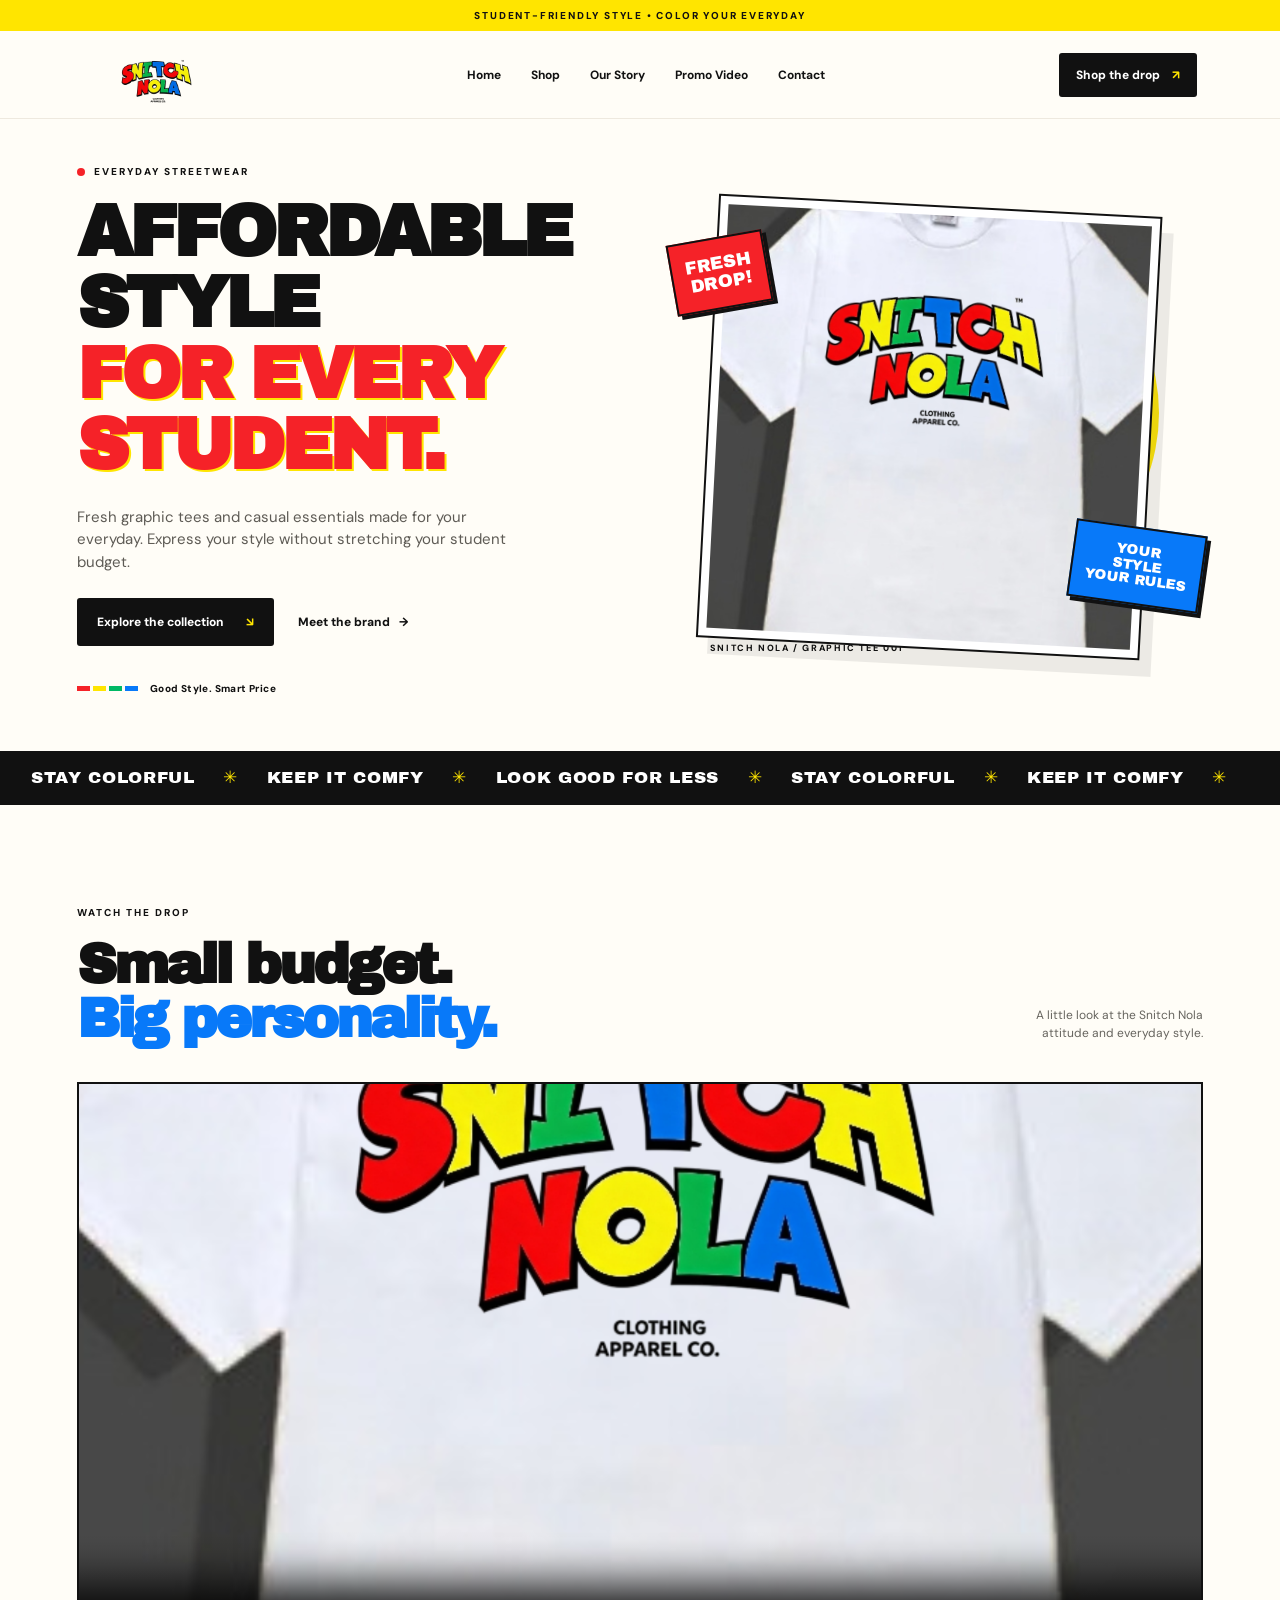
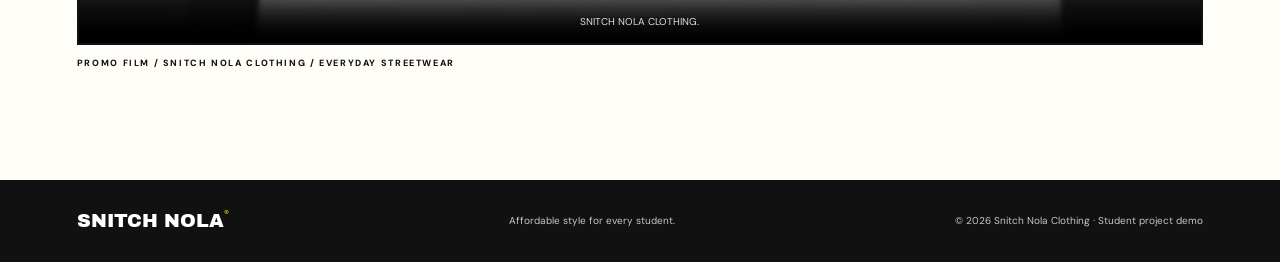
<file: index.html>
<!DOCTYPE html>
<html lang="en">
<head>
  <meta charset="UTF-8">
  <meta name="viewport" content="width=device-width, initial-scale=1.0">
  <meta name="description" content="Snitch Nola Clothing — affordable style for every student.">
  <title>Snitch Nola Clothing | Affordable Style for Every Student</title>
  <link rel="icon" href="images/snitch-nola-logo.png">
  <link rel="stylesheet" href="style.css">
  <link rel="stylesheet" href="https://pyscript.net/releases/2025.3.1/core.css">
  <script type="module" src="https://pyscript.net/releases/2025.3.1/core.js"></script>
</head>
<body>
  <div class="announcement">STUDENT-FRIENDLY STYLE • COLOR YOUR EVERYDAY</div>
  <header class="site-header">
    <a class="brand" href="index.html" aria-label="Snitch Nola Clothing home">
      <img src="images/snitch-nola-logo.png" alt="Snitch Nola Clothing logo">
    </a>
    <button class="menu-toggle" id="menu-toggle" aria-label="Open navigation" aria-expanded="false">☰</button>
    <nav id="main-nav" class="main-nav">
      <a href="index.html">Home</a>
      <a href="shop.html">Shop</a>
      <a href="story.html">Our Story</a>
      <a href="index.html#promo">Promo Video</a>
      <a href="contact.html">Contact</a>
    </nav>
    <a class="header-cta" href="shop.html">Shop the drop <span>↗</span></a>
  </header>
  <main>
    <section class="hero section-wrap" id="home">
      <div class="hero-copy">
        <p class="eyebrow"><span class="dot"></span> EVERYDAY STREETWEAR</p>
        <h1>AFFORDABLE STYLE<br><span class="outlined">FOR EVERY STUDENT.</span></h1>
        <p class="hero-description">Fresh graphic tees and casual essentials made for your everyday. Express your style without stretching your student budget.</p>
        <div class="hero-actions">
          <a class="button button-dark" href="shop.html">Explore the collection <span>↘</span></a>
          <a class="text-link" href="story.html">Meet the brand <span>→</span></a>
        </div>
        <div class="hero-note"><span class="color-bars"><i></i><i></i><i></i><i></i></span> Good Style. Smart Price</div>
      </div>
      <div class="hero-art">
        <div class="sunburst"></div>
        <div class="sticker sticker-top">FRESH<br>DROP!</div>
        <div class="hero-product">
          <img src="images/snitch-nola-graphic-tee.png" alt="White Snitch Nola graphic T-shirt">
        </div>
        <div class="sticker sticker-bottom">YOUR<br>STYLE<br>YOUR RULES</div>
        <div class="hero-caption">SNITCH NOLA / GRAPHIC TEE 001</div>
      </div>
    </section>

    <section class="ticker" aria-label="Brand message">
      <div>STAY COLORFUL <span>✳</span> KEEP IT COMFY <span>✳</span> LOOK GOOD FOR LESS <span>✳</span> STAY COLORFUL <span>✳</span> KEEP IT COMFY <span>✳</span></div>
    </section>

    <section class="promo-section section-wrap" id="promo">
      <div class="section-heading">
        <div><p class="eyebrow">WATCH THE DROP</p><h2>Small budget.<br><span>Big personality.</span></h2></div>
        <p class="section-side-note">A little look at the Snitch Nola<br>attitude and everyday style.</p>
      </div>
      <div class="video-frame">
        <video id="promo-video" controls playsinline preload="metadata" poster="images/snitch-nola-graphic-tee.png">
          <source src="videos/snitch.mp4" type="video/mp4">
          Your browser does not support embedded video.
        </video>
        <div class="video-overlay" id="video-placeholder">
          <small>SNITCH NOLA CLOTHING.</small>
        </div>
      </div>
      <p class="video-caption">PROMO FILM / SNITCH NOLA CLOTHING / EVERYDAY STREETWEAR</p>
    </section>

  </main>
  <footer class="site-footer">
    <a href="#home" class="footer-brand">SNITCH NOLA<span>®</span></a>
    <p>Affordable style for every student.</p>
    <p>© 2026 Snitch Nola Clothing · Student project demo</p>
  </footer>
  <div id="toast" class="toast" role="status" aria-live="polite"></div>
  <script type="py" src="./main.py"></script>
</body>
</html>
</file>
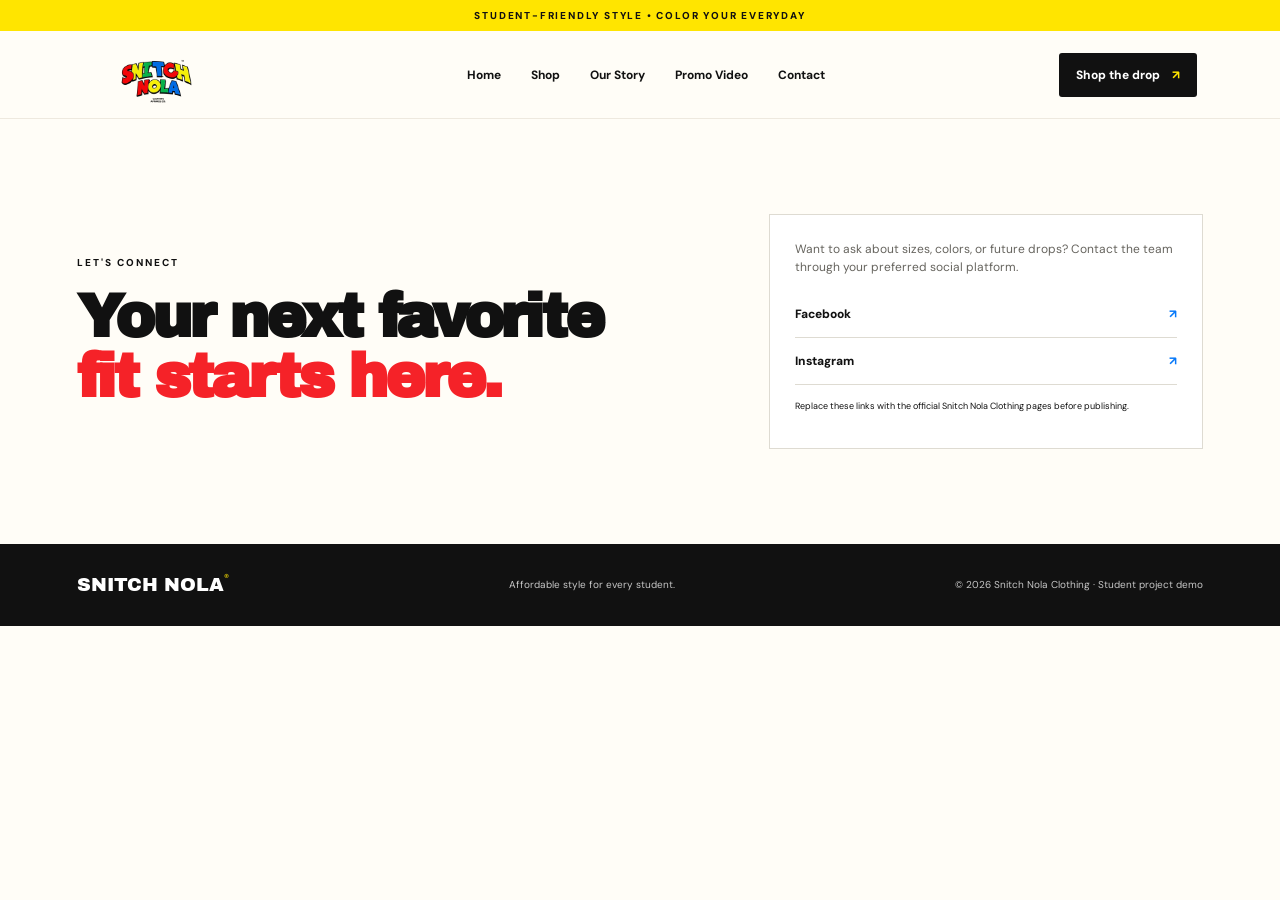
<file: contact.html>
<!DOCTYPE html>
<html lang="en">
<head>
  <meta charset="UTF-8">
  <meta name="viewport" content="width=device-width, initial-scale=1.0">
  <meta name="description" content="Snitch Nola Clothing — affordable style for every student.">
  <title>Contact | Snitch Nola Clothing</title>
  <link rel="icon" href="images/snitch-nola-logo.png">
  <link rel="stylesheet" href="style.css">
</head>
<body>
  <div class="announcement">STUDENT-FRIENDLY STYLE • COLOR YOUR EVERYDAY</div>
  <header class="site-header">
    <a class="brand" href="index.html" aria-label="Snitch Nola Clothing home">
      <img src="images/snitch-nola-logo.png" alt="Snitch Nola Clothing logo">
    </a>
    <button class="menu-toggle" id="menu-toggle" aria-label="Open navigation" aria-expanded="false">☰</button>
    <nav id="main-nav" class="main-nav">
      <a href="index.html">Home</a>
      <a href="shop.html">Shop</a>
      <a href="story.html">Our Story</a>
      <a href="index.html#promo">Promo Video</a>
      <a href="contact.html">Contact</a>
    </nav>
    <a class="header-cta" href="shop.html">Shop the drop <span>↗</span></a>
  </header>
  <main>
    <section class="contact-section section-wrap" id="contact">
      <div><p class="eyebrow">LET'S CONNECT</p><h2>Your next favorite<br><span>fit starts here.</span></h2></div>
      <div class="contact-card">
        <p>Want to ask about sizes, colors, or future drops? Contact the team through your preferred social platform.</p>
        <a class="contact-link" href="https://www.facebook.com/" target="_blank" rel="noreferrer">Facebook <span>↗</span></a>
        <a class="contact-link" href="https://www.instagram.com/" target="_blank" rel="noreferrer">Instagram <span>↗</span></a>
        <p class="contact-note">Replace these links with the official Snitch Nola Clothing pages before publishing.</p>
      </div>
    </section>
  </main>
  <footer class="site-footer">
    <a href="#home" class="footer-brand">SNITCH NOLA<span>®</span></a>
    <p>Affordable style for every student.</p>
    <p>© 2026 Snitch Nola Clothing · Student project demo</p>
  </footer>
</body>
</html>
</file>
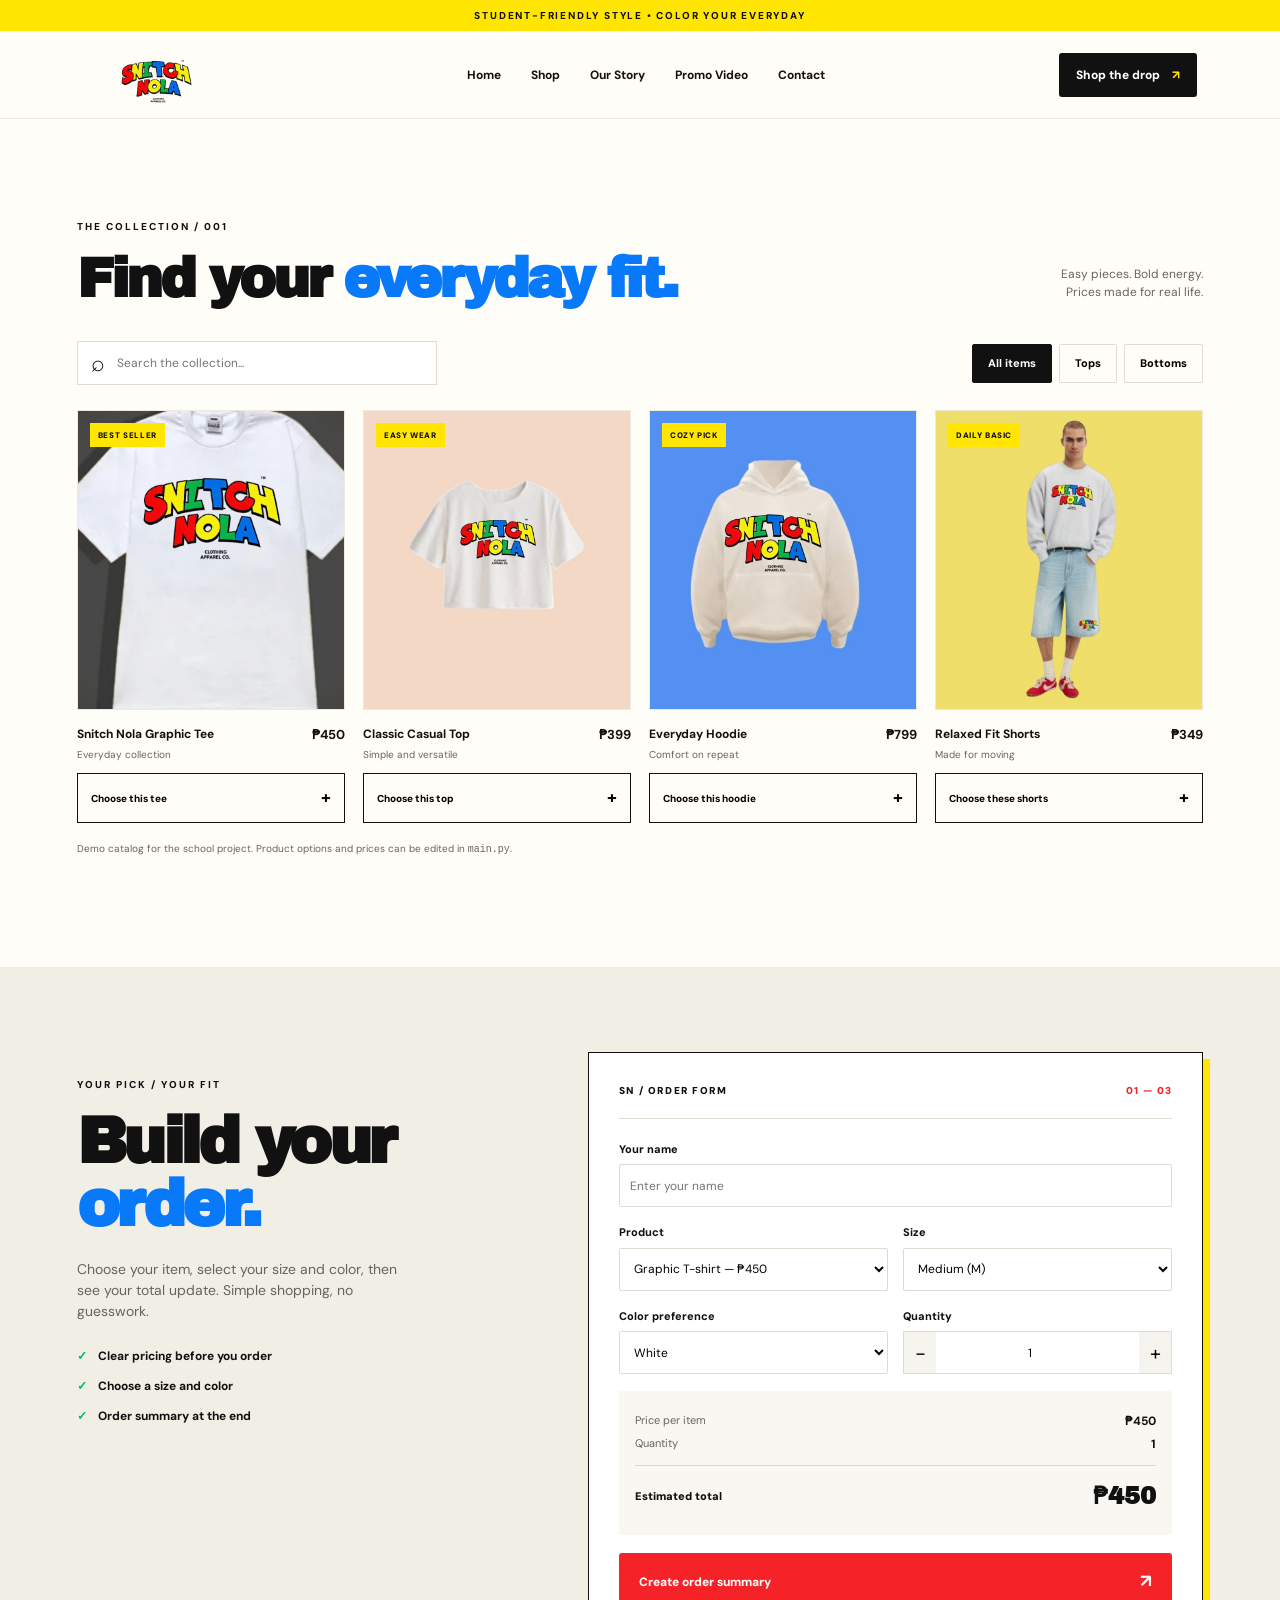
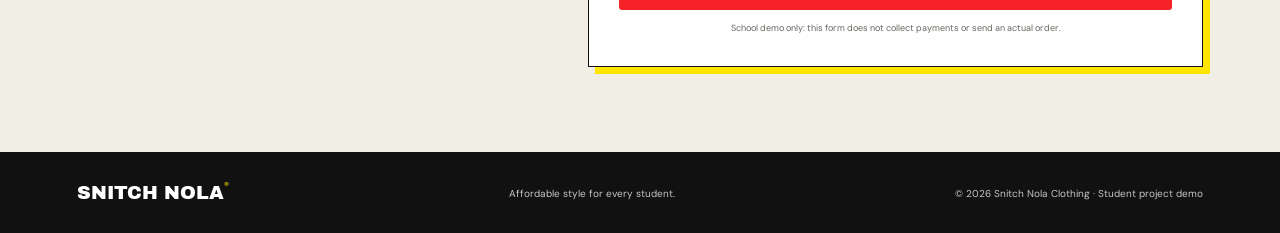
<file: shop.html>
<!DOCTYPE html>
<html lang="en">
<head>
  <meta charset="UTF-8">
  <meta name="viewport" content="width=device-width, initial-scale=1.0">
  <meta name="description" content="Snitch Nola Clothing — affordable style for every student.">
  <title>Shop | Snitch Nola Clothing</title>
  <link rel="icon" href="images/snitch-nola-logo.png">
  <link rel="stylesheet" href="style.css">
  <link rel="stylesheet" href="https://pyscript.net/releases/2025.3.1/core.css">
  <script type="module" src="https://pyscript.net/releases/2025.3.1/core.js"></script>
</head>
<body>
  <div class="announcement">STUDENT-FRIENDLY STYLE • COLOR YOUR EVERYDAY</div>
  <header class="site-header">
    <a class="brand" href="index.html" aria-label="Snitch Nola Clothing home">
      <img src="images/snitch-nola-logo.png" alt="Snitch Nola Clothing logo">
    </a>
    <button class="menu-toggle" id="menu-toggle" aria-label="Open navigation" aria-expanded="false">☰</button>
    <nav id="main-nav" class="main-nav">
      <a href="index.html">Home</a>
      <a href="shop.html">Shop</a>
      <a href="story.html">Our Story</a>
      <a href="index.html#promo">Promo Video</a>
      <a href="contact.html">Contact</a>
    </nav>
    <a class="header-cta" href="shop.html">Shop the drop <span>↗</span></a>
  </header>
  <main>
    <section class="shop section-wrap" id="shop">
      <div class="section-heading">
        <div>
          <p class="eyebrow">THE COLLECTION / 001</p>
          <h2>Find your <span>everyday fit.</span></h2>
        </div>
        <p class="section-side-note">Easy pieces. Bold energy.<br>Prices made for real life.</p>
      </div>

      <div class="shop-tools">
        <label class="search-box" for="product-search"><span>⌕</span><input id="product-search" type="search" placeholder="Search the collection..." aria-label="Search products"></label>
        <div class="filter-buttons" role="group" aria-label="Filter products">
          <button class="filter-button active" data-filter="all">All items</button>
          <button class="filter-button" data-filter="tops">Tops</button>
          <button class="filter-button" data-filter="bottoms">Bottoms</button>
        </div>
      </div>

      <div class="product-grid" id="product-grid">
        <article class="product-card" data-name="snitch nola graphic tee" data-category="tops" data-product="Graphic T-shirt" data-price="450">
          <div class="product-image product-image-shirt"><span class="product-tag">BEST SELLER</span><img src="images/snitch-nola-graphic-tee.png" alt="Snitch Nola graphic T-shirt"></div>
          <div class="product-meta"><div><h3>Snitch Nola Graphic Tee</h3><p>Everyday collection</p></div><strong>₱450</strong></div>
          <button class="add-button" data-select-product="Graphic T-shirt">Choose this tee <span>+</span></button>
        </article>
        <article class="product-card" data-name="classic casual top" data-category="tops" data-product="Casual Top" data-price="399">
          <div class="product-image product-image-shirt"><span class="product-tag">EASY WEAR</span><img src="images/tops.jpg" alt="Classic Casual Top"></div>
          <div class="product-meta"><div><h3>Classic Casual Top</h3><p>Simple and versatile</p></div><strong>₱399</strong></div>
          <button class="add-button" data-select-product="Casual Top">Choose this top <span>+</span></button>
        </article>
        <article class="product-card" data-name="everyday hoodie" data-category="tops" data-product="Hoodie" data-price="799">
          <div class="product-image product-image-shirt"><span class="product-tag">COZY PICK</span><img src="images/hoods.jpg" alt="Everyday Hoodie"></div>
          <div class="product-meta"><div><h3>Everyday Hoodie</h3><p>Comfort on repeat</p></div><strong>₱799</strong></div>
          <button class="add-button" data-select-product="Hoodie">Choose this hoodie <span>+</span></button>
        </article>
        <article class="product-card" data-name="relaxed fit shorts" data-category="bottoms" data-product="Shorts" data-price="349">
          <div class="product-image product-image-shirt"><span class="product-tag">DAILY BASIC</span><img src="images/jorts.jpg" alt="Relaxed Fit Shorts"></div>
          <div class="product-meta"><div><h3>Relaxed Fit Shorts</h3><p>Made for moving</p></div><strong>₱349</strong></div>
          <button class="add-button" data-select-product="Shorts">Choose these shorts <span>+</span></button>
        </article>
      </div>
      <p class="catalog-note">Demo catalog for the school project. Product options and prices can be edited in <code>main.py</code>.</p>
    </section>

    <section class="order-section" id="order">
      <div class="order-layout section-wrap">
        <div class="order-copy">
          <p class="eyebrow">YOUR PICK / YOUR FIT</p>
          <h2>Build your<br><span>order.</span></h2>
          <p>Choose your item, select your size and color, then see your total update. Simple shopping, no guesswork.</p>
          <div class="order-promise"><span>✓</span> Clear pricing before you order</div>
          <div class="order-promise"><span>✓</span> Choose a size and color</div>
          <div class="order-promise"><span>✓</span> Order summary at the end</div>
        </div>
        <form id="order-form" class="order-card">
          <div class="form-title"><span>SN / ORDER FORM</span><span class="form-step">01 — 03</span></div>
          <label for="customer-name">Your name</label>
          <input id="customer-name" name="customer-name" type="text" placeholder="Enter your name" required>
          <div class="form-row">
            <div class="form-field">
              <label for="product">Product</label>
              <select id="product" name="product">
                <option value="Graphic T-shirt" data-price="450">Graphic T-shirt — ₱450</option>
                <option value="Casual Top" data-price="399">Casual Top — ₱399</option>
                <option value="Hoodie" data-price="799">Hoodie — ₱799</option>
                <option value="Shorts" data-price="349">Shorts — ₱349</option>
              </select>
            </div>
            <div class="form-field">
              <label for="size">Size</label>
              <select id="size" name="size">
                <option value="S">Small (S)</option>
                <option value="M" selected>Medium (M)</option>
                <option value="L">Large (L)</option>
                <option value="XL">Extra Large (XL)</option>
              </select>
            </div>
          </div>
          <div class="form-row">
            <div class="form-field">
              <label for="color">Color preference</label>
              <select id="color" name="color">
                <option>White</option><option>Black</option><option>Red</option><option>Blue</option><option>Yellow</option>
              </select>
            </div>
            <div class="form-field">
              <label for="quantity">Quantity</label>
              <div class="quantity-control"><button type="button" id="qty-minus" aria-label="Decrease quantity">−</button><input id="quantity" name="quantity" type="number" min="1" max="20" value="1" required><button type="button" id="qty-plus" aria-label="Increase quantity">+</button></div>
            </div>
          </div>
          <div class="price-summary">
            <div><span>Price per item</span><strong id="unit-price">₱450</strong></div>
            <div><span>Quantity</span><strong id="quantity-display">1</strong></div>
            <div class="total-row"><span>Estimated total</span><strong id="total-price">₱450</strong></div>
          </div>
          <button class="button button-color submit-order" type="submit">Create order summary <span>↗</span></button>
          <p class="form-small">School demo only: this form does not collect payments or send an actual order.</p>
          <div id="order-result" class="order-result" role="status" aria-live="polite" hidden></div>
        </form>
      </div>
    </section>

  </main>
  <footer class="site-footer">
    <a href="#home" class="footer-brand">SNITCH NOLA<span>®</span></a>
    <p>Affordable style for every student.</p>
    <p>© 2026 Snitch Nola Clothing · Student project demo</p>
  </footer>
  <div id="toast" class="toast" role="status" aria-live="polite"></div>
  <script type="py" src="./main.py"></script>
</body>
</html>
</file>
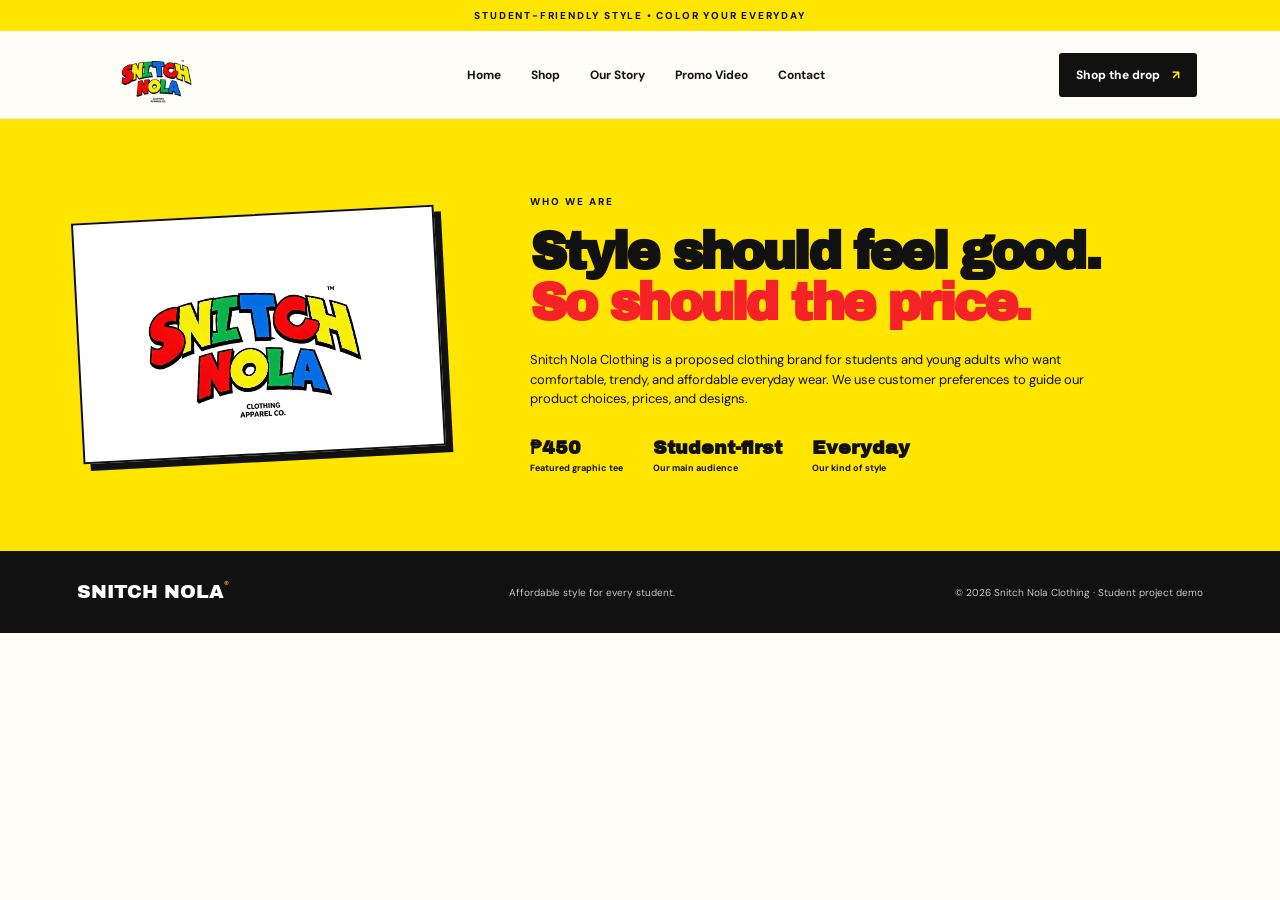
<file: story.html>
<!DOCTYPE html>
<html lang="en">
<head>
  <meta charset="UTF-8">
  <meta name="viewport" content="width=device-width, initial-scale=1.0">
  <meta name="description" content="Snitch Nola Clothing — affordable style for every student.">
  <title>Our Story | Snitch Nola Clothing</title>
  <link rel="icon" href="images/snitch-nola-logo.png">
  <link rel="stylesheet" href="style.css">
</head>
<body>
  <div class="announcement">STUDENT-FRIENDLY STYLE • COLOR YOUR EVERYDAY</div>
  <header class="site-header">
    <a class="brand" href="index.html" aria-label="Snitch Nola Clothing home">
      <img src="images/snitch-nola-logo.png" alt="Snitch Nola Clothing logo">
    </a>
    <button class="menu-toggle" id="menu-toggle" aria-label="Open navigation" aria-expanded="false">☰</button>
    <nav id="main-nav" class="main-nav">
      <a href="index.html">Home</a>
      <a href="shop.html">Shop</a>
      <a href="story.html">Our Story</a>
      <a href="index.html#promo">Promo Video</a>
      <a href="contact.html">Contact</a>
    </nav>
    <a class="header-cta" href="shop.html">Shop the drop <span>↗</span></a>
  </header>
  <main>
    <section class="story-section" id="story">
      <div class="story-inner section-wrap">
        <div class="story-logo"><img src="images/snitch-nola-logo.png" alt="Snitch Nola logo"></div>
        <div class="story-copy">
          <p class="eyebrow">WHO WE ARE</p>
          <h2>Style should feel good.<br><span>So should the price.</span></h2>
          <p>Snitch Nola Clothing is a proposed clothing brand for students and young adults who want comfortable, trendy, and affordable everyday wear. We use customer preferences to guide our product choices, prices, and designs.</p>
          <div class="story-stats"><div><strong>₱450</strong><span>Featured graphic tee</span></div><div><strong>Student-first</strong><span>Our main audience</span></div><div><strong>Everyday</strong><span>Our kind of style</span></div></div>
        </div>
      </div>
    </section>

  </main>
  <footer class="site-footer">
    <a href="#home" class="footer-brand">SNITCH NOLA<span>®</span></a>
    <p>Affordable style for every student.</p>
    <p>© 2026 Snitch Nola Clothing · Student project demo</p>
  </footer>
</body>
</html>
</file>
<file: style.css>
@import url('https://fonts.googleapis.com/css2?family=Archivo+Black&family=DM+Sans:wght@400;500;600;700&display=swap');

:root {
  --red: #f52228;
  --yellow: #ffe500;
  --green: #00b965;
  --blue: #0879f9;
  --ink: #111111;
  --paper: #fffdf7;
  --muted: #66645e;
  --line: #dedbd2;
  --display: 'Archivo Black', Impact, sans-serif;
  --body: 'DM Sans', Arial, sans-serif;
}

* {
  box-sizing: border-box;
}

html {
  scroll-behavior: smooth;
  scroll-padding-top: 100px;
}

body {
  margin: 0;
  background: var(--paper);
  color: var(--ink);
  font-family: var(--body);
  line-height: 1.5;
}

a {
  color: inherit;
  text-decoration: none;
}

button,
input,
select {
  font: inherit;
}

button {
  cursor: pointer;
}

.announcement {
  background: var(--yellow);
  padding: 8px 16px;
  text-align: center;
  font-size: 10px;
  font-weight: 800;
  letter-spacing: .18em;
}

.site-header {
  height: 88px;
  display: flex;
  align-items: center;
  justify-content: space-between;
  gap: 26px;
  padding: 0 6.5%;
  background: var(--paper);
  border-bottom: 1px solid #eee9df;
  position: sticky;
  top: 0;
  z-index: 10;
}

.brand {
  display: flex;
  align-items: center;
  width: 150px;
  flex-shrink: 0;
}

.brand img {
  width: 100%;
  height: 62px;
  object-fit: contain;
}

.main-nav {
  display: flex;
  gap: 30px;
  align-items: center;
}

.main-nav a {
  font-size: 12px;
  font-weight: 700;
}

.main-nav a:hover,
.text-link:hover {
  color: var(--red);
}

.header-cta {
  font-size: 12px;
  font-weight: 800;
  background: var(--ink);
  color: white;
  padding: 13px 17px;
  border-radius: 3px;
}

.header-cta span {
  color: var(--yellow);
  margin-left: 9px;
}

.menu-toggle {
  display: none;
  background: transparent;
  border: 0;
  font-size: 24px;
}

.section-wrap {
  width: min(1180px, 88%);
  margin: 0 auto;
}

.hero {
  min-height: 590px;
  display: grid;
  grid-template-columns: 1fr 1fr;
  align-items: center;
  gap: 30px;
  padding-top: 45px;
  padding-bottom: 55px;
}

.eyebrow {
  font-size: 10px;
  letter-spacing: .2em;
  font-weight: 800;
  margin: 0 0 18px;
  display: flex;
  align-items: center;
  gap: 9px;
}

.dot {
  width: 8px;
  height: 8px;
  background: var(--red);
  border-radius: 50%;
  display: inline-block;
}

.hero h1,
.section-heading h2,
.order-copy h2,
.story-copy h2,
.contact-section h2 {
  font-family: var(--display);
  font-size: clamp(42px, 5.6vw, 76px);
  line-height: .99;
  letter-spacing: -.055em;
  margin: 0;
}

.outlined {
  color: var(--red);
  text-shadow: 2px 2px 0 var(--yellow);
}

.hero-description {
  max-width: 440px;
  font-size: 15px;
  color: #5e5b55;
  margin: 25px 0;
}

.hero-actions {
  display: flex;
  align-items: center;
  gap: 24px;
  flex-wrap: wrap;
}

.button {
  display: inline-flex;
  align-items: center;
  justify-content: center;
  gap: 22px;
  border: 0;
  border-radius: 3px;
  padding: 15px 20px;
  font-weight: 800;
  font-size: 12px;
  transition: transform .2s, box-shadow .2s;
}

.button:hover,
.add-button:hover {
  transform: translateY(-2px);
}

.button-dark {
  background: var(--ink);
  color: white;
}

.button-dark span {
  color: var(--yellow);
}

.text-link {
  font-weight: 800;
  font-size: 12px;
}

.text-link span {
  margin-left: 6px;
}

.hero-note {
  display: flex;
  align-items: center;
  gap: 12px;
  margin-top: 35px;
  font-size: 10px;
  font-weight: 800;
  letter-spacing: .04em;
}

.color-bars {
  display: flex;
  gap: 3px;
}

.color-bars i {
  width: 13px;
  height: 5px;
  display: block;
}

.color-bars i:nth-child(1) { background: var(--red); }
.color-bars i:nth-child(2) { background: var(--yellow); }
.color-bars i:nth-child(3) { background: var(--green); }
.color-bars i:nth-child(4) { background: var(--blue); }

.hero-art {
  min-height: 460px;
  position: relative;
  display: flex;
  align-items: center;
  justify-content: center;
}

.sunburst {
  position: absolute;
  width: 370px;
  height: 370px;
  border-radius: 50%;
  background: var(--yellow);
  right: 8%;
  top: 6%;
  opacity: .95;
}

.hero-product {
  position: relative;
  z-index: 1;
  width: 82%;
  max-width: 440px;
  transform: rotate(3deg);
  filter: drop-shadow(12px 16px 0 rgba(17,17,17,.08));
}

.hero-product img {
  width: 100%;
  height: 440px;
  object-fit: cover;
  object-position: center;
  border: 8px solid white;
  box-shadow: 0 0 0 2px var(--ink);
}

.sticker {
  position: absolute;
  z-index: 2;
  font-family: var(--display);
  font-size: 18px;
  line-height: 1.05;
  text-align: center;
  padding: 15px 13px;
  border: 2px solid var(--ink);
  box-shadow: 4px 4px 0 var(--ink);
  transform: rotate(-10deg);
}

.sticker-top {
  background: var(--red);
  color: white;
  top: 8%;
  left: 3%;
}

.sticker-bottom {
  background: var(--blue);
  color: white;
  right: 0;
  bottom: 12%;
  transform: rotate(8deg);
  font-size: 14px;
}

.hero-caption {
  position: absolute;
  bottom: 1%;
  left: 10%;
  font-size: 9px;
  font-weight: 800;
  letter-spacing: .18em;
}

.ticker {
  overflow: hidden;
  background: var(--ink);
  color: white;
  white-space: nowrap;
  padding: 14px 0;
  font-family: var(--display);
  font-size: 17px;
  letter-spacing: .04em;
}

.ticker div {
  text-align: center;
}

.ticker span {
  color: var(--yellow);
  padding: 0 22px;
}

.shop {
  padding-top: 100px;
  padding-bottom: 100px;
}

.section-heading {
  display: flex;
  justify-content: space-between;
  align-items: end;
  gap: 25px;
  margin-bottom: 35px;
}

.section-heading h2 {
  font-size: clamp(36px, 4.3vw, 58px);
}

.section-heading h2 span,
.order-copy h2 span,
.story-copy h2 span,
.contact-section h2 span {
  color: var(--blue);
}

.section-side-note {
  font-size: 12px;
  color: var(--muted);
  text-align: right;
  margin: 0 0 5px;
}

.shop-tools {
  display: flex;
  align-items: center;
  justify-content: space-between;
  gap: 20px;
  margin-bottom: 25px;
}

.search-box {
  display: flex;
  align-items: center;
  gap: 10px;
  border: 1px solid var(--line);
  background: white;
  padding: 0 13px;
  width: min(360px, 100%);
  height: 44px;
}

.search-box span {
  font-size: 23px;
}

.search-box input {
  border: 0;
  outline: 0;
  width: 100%;
  font-size: 12px;
  background: transparent;
}

.filter-buttons {
  display: flex;
  gap: 7px;
}

.filter-button {
  border: 1px solid var(--line);
  background: transparent;
  padding: 10px 15px;
  font-size: 11px;
  font-weight: 800;
  border-radius: 2px;
}

.filter-button.active,
.filter-button:hover {
  background: var(--ink);
  border-color: var(--ink);
  color: white;
}

.product-grid {
  display: grid;
  grid-template-columns: repeat(4, minmax(0, 1fr));
  gap: 18px;
}

.product-card {
  min-width: 0;
}

.product-image {
  height: 300px;
  position: relative;
  overflow: hidden;
  display: flex;
  align-items: center;
  justify-content: center;
  border: 1px solid #eee9df;
}

.product-image-shirt {
  background: #eeece6;
}

.product-image-shirt img {
  width: 100%;
  height: 100%;
  object-fit: cover;
  object-position: center;
}

.product-tag {
  position: absolute;
  z-index: 2;
  top: 12px;
  left: 12px;
  background: var(--yellow);
  padding: 6px 8px;
  font-size: 8px;
  font-weight: 900;
  letter-spacing: .08em;
}

.product-image-color { background: #f4d8c6; }
.product-image-blue { background: #c8ddff; }
.product-image-yellow { background: #f7e98d; }

.abstract-shirt {
  position: absolute;
  width: 58%;
  height: 67%;
  background: #00b965;
  clip-path: polygon(25% 0, 39% 8%, 61% 8%, 75% 0, 100% 19%, 83% 38%, 73% 31%, 73% 100%, 27% 100%, 27% 31%, 17% 38%, 0 19%);
  filter: drop-shadow(5px 7px 0 rgba(0,0,0,.15));
  transform: rotate(-7deg);
}

.abstract-hoodie {
  position: absolute;
  width: 60%;
  height: 70%;
  background: #0879f9;
  clip-path: polygon(27% 0, 39% 9%, 61% 9%, 73% 0, 100% 17%, 83% 39%, 74% 32%, 77% 100%, 23% 100%, 26% 32%, 17% 39%, 0 17%);
  transform: rotate(6deg);
}

.abstract-shorts {
  position: absolute;
  width: 65%;
  height: 58%;
  background: #f52228;
  clip-path: polygon(7% 0, 93% 0, 100% 100%, 57% 100%, 50% 45%, 43% 100%, 0 100%);
  transform: rotate(-4deg);
}

.image-label {
  position: absolute;
  z-index: 1;
  font-family: var(--display);
  font-size: 24px;
  line-height: 1;
  text-align: center;
  transform: rotate(-7deg);
  color: #111;
  text-shadow: 2px 2px white;
}

.product-image-blue .image-label {
  color: white;
  text-shadow: 2px 2px #111;
}

.product-meta {
  display: flex;
  justify-content: space-between;
  gap: 8px;
  align-items: start;
  padding: 15px 0 11px;
}

.product-meta h3 {
  font-size: 12px;
  margin: 0 0 4px;
}

.product-meta p {
  font-size: 10px;
  color: var(--muted);
  margin: 0;
}

.product-meta strong {
  font-size: 13px;
  white-space: nowrap;
}

.add-button {
  width: 100%;
  display: flex;
  justify-content: space-between;
  align-items: center;
  border: 1px solid var(--ink);
  background: transparent;
  padding: 11px 13px;
  font-size: 10px;
  font-weight: 800;
  transition: transform .2s;
}

.add-button span {
  font-size: 17px;
}

.catalog-note {
  color: var(--muted);
  font-size: 10px;
  margin-top: 18px;
}

.order-section {
  background: #f1eee6;
  padding: 85px 0;
}

.order-layout {
  display: grid;
  grid-template-columns: .8fr 1.2fr;
  gap: 9%;
  align-items: start;
}

.order-copy {
  padding-top: 25px;
}

.order-copy h2 {
  font-size: clamp(44px, 5vw, 66px);
}

.order-copy > p:not(.eyebrow) {
  color: var(--muted);
  font-size: 14px;
  max-width: 330px;
  margin: 22px 0 25px;
}

.order-promise {
  font-size: 12px;
  font-weight: 700;
  margin: 12px 0;
}

.order-promise span {
  color: var(--green);
  font-weight: 900;
  margin-right: 8px;
}

.order-card {
  background: white;
  padding: 30px;
  box-shadow: 7px 7px 0 var(--yellow);
  border: 1px solid var(--ink);
}

.form-title {
  display: flex;
  justify-content: space-between;
  font-size: 10px;
  font-weight: 900;
  letter-spacing: .13em;
  padding-bottom: 20px;
  border-bottom: 1px solid var(--line);
  margin-bottom: 22px;
}

.form-step {
  color: var(--red);
}

.order-card label {
  display: block;
  font-size: 11px;
  font-weight: 800;
  margin: 0 0 7px;
}

.order-card input,
.order-card select {
  width: 100%;
  height: 43px;
  border: 1px solid var(--line);
  border-radius: 2px;
  background: #fff;
  padding: 0 10px;
  font-size: 12px;
  outline-color: var(--blue);
}

.order-card > input {
  margin-bottom: 17px;
}

.form-row {
  display: grid;
  grid-template-columns: 1fr 1fr;
  gap: 15px;
  margin-bottom: 17px;
}

.quantity-control {
  height: 43px;
  display: flex;
  border: 1px solid var(--line);
}

.quantity-control button {
  border: 0;
  background: #f5f3ed;
  width: 38px;
  font-size: 20px;
}

.quantity-control input {
  border: 0;
  text-align: center;
  padding: 0;
  width: 100%;
  height: 41px;
}

.price-summary {
  background: #f8f7f2;
  padding: 16px;
  margin: 7px 0 18px;
}

.price-summary > div {
  display: flex;
  justify-content: space-between;
  font-size: 11px;
  margin: 5px 0;
}

.price-summary span {
  color: var(--muted);
}

.price-summary strong {
  font-size: 12px;
}

.price-summary .total-row {
  border-top: 1px solid #dcd8cf;
  padding-top: 12px;
  margin-top: 12px;
  align-items: center;
}

.total-row span {
  font-weight: 900;
  color: var(--ink);
}

.total-row strong {
  font-family: var(--display);
  font-size: 24px;
}

.button-color {
  background: var(--red);
  color: white;
  width: 100%;
  justify-content: space-between;
}

.button-color span {
  font-size: 18px;
}

.form-small {
  font-size: 9px;
  color: var(--muted);
  text-align: center;
  margin: 12px 0 0;
}

.order-result {
  margin-top: 17px;
  background: #e9f8ed;
  border-left: 4px solid var(--green);
  padding: 14px;
  font-size: 12px;
  white-space: pre-line;
}

.promo-section {
  padding-top: 100px;
  padding-bottom: 100px;
}

.video-frame {
  position: relative;
  background: #161616;
  aspect-ratio: 16/8;
  overflow: hidden;
  border: 2px solid var(--ink);
}

.video-frame video {
  width: 100%;
  height: 100%;
  display: block;
  object-fit: cover;
}

.video-overlay {
  position: absolute;
  inset: 0;
  display: flex;
  align-items: center;
  justify-content: center;
  flex-direction: column;
  text-align: center;
  color: white;
  background: none;
  pointer-events: none;
}

.video-overlay p {
  font-family: var(--display);
  font-size: clamp(22px, 4vw, 46px);
  margin: 10px 0 2px;
}

.video-overlay span {
  font-size: 13px;
}

.video-overlay small {
  position: absolute;
  bottom: 14px;
  left: 12px;
  right: 12px;
  font-size: 10px;
  color: #ddd;
}

.play-icon {
  width: 55px;
  height: 55px;
  border: 2px solid var(--yellow);
  border-radius: 50%;
  display: grid;
  place-items: center;
  color: var(--yellow);
  padding-left: 4px;
}

.video-caption {
  font-size: 9px;
  letter-spacing: .18em;
  font-weight: 800;
  margin-top: 12px;
}

.story-section {
  background: var(--yellow);
  padding: 75px 0;
}

.story-inner {
  display: grid;
  grid-template-columns: .7fr 1.3fr;
  align-items: center;
  gap: 8%;
}

.story-logo {
  background: white;
  padding: 25px;
  transform: rotate(-3deg);
  border: 2px solid var(--ink);
  box-shadow: 7px 7px 0 var(--ink);
}

.story-logo img {
  display: block;
  width: 100%;
  max-height: 220px;
  object-fit: contain;
}

.story-copy h2 {
  font-size: clamp(34px, 4vw, 52px);
}

.story-copy h2 span {
  color: var(--red);
}

.story-copy > p:not(.eyebrow) {
  max-width: 600px;
  font-size: 13px;
  margin: 22px 0;
}

.story-stats {
  display: flex;
  gap: 30px;
  flex-wrap: wrap;
  margin-top: 25px;
}

.story-stats div {
  display: flex;
  flex-direction: column;
}

.story-stats strong {
  font-family: var(--display);
  font-size: 19px;
}

.story-stats span {
  font-size: 9px;
  font-weight: 700;
}

.contact-section {
  display: grid;
  grid-template-columns: 1fr .75fr;
  gap: 10%;
  padding-top: 95px;
  padding-bottom: 95px;
  align-items: center;
}

.contact-section h2 {
  font-size: clamp(40px, 4.7vw, 62px);
}

.contact-section h2 span {
  color: var(--red);
}

.contact-card {
  border: 1px solid var(--line);
  padding: 25px;
  background: white;
}

.contact-card > p:first-child {
  font-size: 12px;
  color: var(--muted);
  margin: 0 0 15px;
}

.contact-link {
  display: flex;
  justify-content: space-between;
  padding: 14px 0;
  border-bottom: 1px solid var(--line);
  font-weight: 800;
  font-size: 12px;
}

.contact-link span {
  color: var(--blue);
}

.contact-note {
  font-size: 9px !important;
  margin-top: 15px !important;
}

.site-footer {
  background: var(--ink);
  color: white;
  padding: 27px 6%;
  display: flex;
  align-items: center;
  justify-content: space-between;
  gap: 20px;
  flex-wrap: wrap;
}

.footer-brand {
  font-family: var(--display);
  font-size: 19px;
}

.footer-brand span {
  font: 10px var(--body);
  vertical-align: top;
  color: var(--yellow);
}

.site-footer p {
  font-size: 10px;
  color: #c7c7c7;
  margin: 0;
}

.toast {
  position: fixed;
  bottom: 20px;
  right: 20px;
  background: var(--ink);
  color: white;
  padding: 13px 18px;
  font-size: 12px;
  z-index: 20;
  box-shadow: 4px 4px 0 var(--yellow);
  opacity: 0;
  transform: translateY(10px);
  transition: .2s;
  pointer-events: none;
}

.toast.show {
  opacity: 1;
  transform: translateY(0);
}

.empty-results {
  grid-column: 1/-1;
  padding: 30px;
  border: 1px dashed var(--line);
  text-align: center;
  color: var(--muted);
  font-size: 13px;
}

@media (max-width: 900px) {
  .site-header { padding: 0 5%; gap: 14px; }
  .main-nav { gap: 14px; }
  .main-nav a { font-size: 11px; }
  .header-cta { padding: 11px; font-size: 10px; }
  .hero { min-height: auto; grid-template-columns: 1fr 1fr; }
  .hero-art { min-height: 380px; }
  .hero-product img { height: 350px; }
  .sunburst { width: 290px; height: 290px; }
  .product-grid { grid-template-columns: repeat(2, minmax(0, 1fr)); gap: 28px 18px; }
  .product-image { height: 330px; }
  .order-layout { gap: 5%; }
  .order-card { padding: 22px; }
  .story-inner { gap: 5%; }
}

@media (max-width: 650px) {
  .announcement { font-size: 8px; }
  .site-header { height: 72px; }
  .brand { width: 118px; }
  .brand img { height: 50px; }
  .menu-toggle { display: block; margin-left: auto; }
  .header-cta { display: none; }
  .main-nav {
    display: none;
    position: absolute;
    top: 71px;
    left: 0;
    right: 0;
    background: var(--paper);
    padding: 18px 6%;
    border-bottom: 1px solid var(--line);
    flex-direction: column;
    align-items: flex-start;
    gap: 16px;
  }
  .main-nav.open { display: flex; }
  .hero { grid-template-columns: 1fr; padding-top: 48px; gap: 10px; }
  .hero h1 { font-size: clamp(43px, 12vw, 65px); }
  .hero-description { font-size: 13px; }
  .hero-art { min-height: 340px; margin-top: 10px; }
  .hero-product { width: 70%; }
  .hero-product img { height: 300px; }
  .sunburst { width: 260px; height: 260px; right: 10%; top: 6%; }
  .sticker-top { left: 4%; top: 5%; }
  .sticker-bottom { right: 3%; bottom: 8%; }
  .hero-caption { left: 5%; bottom: 0; }
  .ticker { font-size: 13px; }
  .ticker div { text-align: left; min-width: 800px; }
  .shop, .promo-section { padding-top: 65px; padding-bottom: 65px; }
  .section-heading { align-items: flex-start; flex-direction: column; gap: 12px; }
  .section-heading h2 { font-size: 39px; }
  .section-side-note { text-align: left; }
  .shop-tools { align-items: stretch; flex-direction: column; }
  .search-box { width: 100%; }
  .filter-buttons { flex-wrap: wrap; }
  .product-grid { gap: 25px 12px; }
  .product-image { height: 220px; }
  .product-meta { flex-direction: column; gap: 5px; }
  .product-meta h3 { font-size: 11px; }
  .product-meta strong { font-size: 12px; }
  .product-tag { font-size: 7px; top: 8px; left: 8px; }
  .image-label { font-size: 19px; }
  .add-button { font-size: 9px; padding: 9px; }
  .order-section { padding: 60px 0; }
  .order-layout { grid-template-columns: 1fr; gap: 28px; }
  .order-copy { padding-top: 0; }
  .order-copy h2 { font-size: 52px; }
  .order-copy > p:not(.eyebrow) { font-size: 13px; }
  .order-card { padding: 18px; }
  .form-row { gap: 9px; }
  .order-card select { font-size: 10px; padding: 0 5px; }
  .video-frame { aspect-ratio: 4/3; }
  .video-overlay small { font-size: 8px; }
  .story-section { padding: 55px 0; }
  .story-inner { grid-template-columns: 1fr; gap: 35px; }
  .story-logo { max-width: 300px; margin: 0 auto; width: 85%; }
  .story-copy h2 { font-size: 37px; }
  .story-stats { gap: 20px; }
  .story-stats strong { font-size: 16px; }
  .contact-section { grid-template-columns: 1fr; gap: 25px; padding-top: 65px; padding-bottom: 65px; }
  .contact-section h2 { font-size: 43px; }
  .site-footer { align-items: flex-start; flex-direction: column; gap: 8px; }
  .toast { left: 15px; right: 15px; bottom: 15px; text-align: center; }
}
</file>
